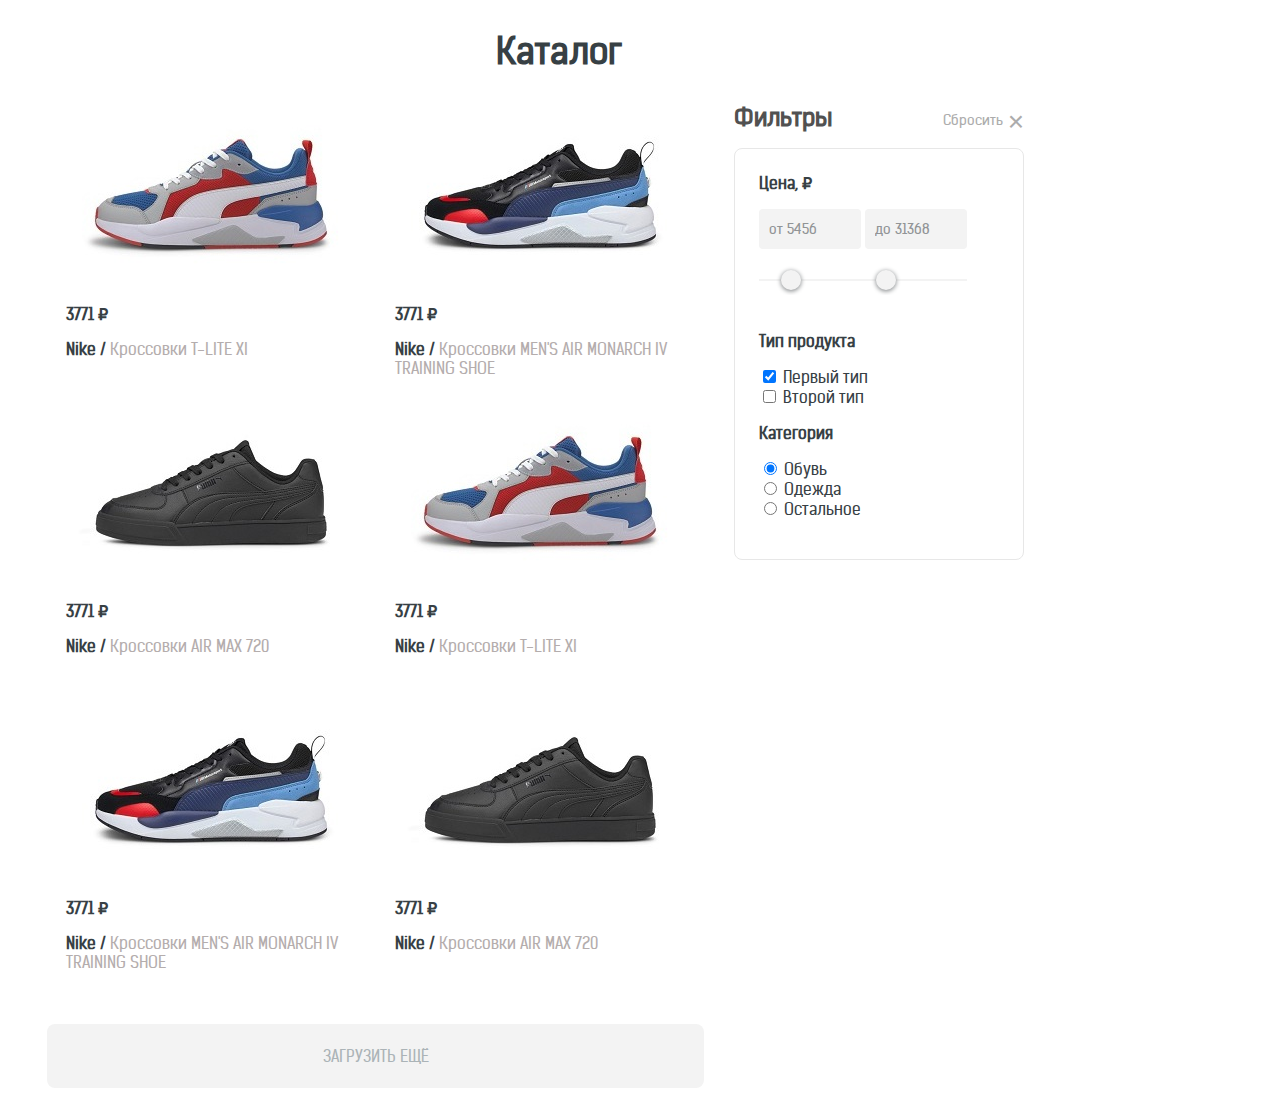
<file: index.html>
<!DOCTYPE html>
<html lang="ru">

<head>
    <meta charset="utf-8">
    <meta name="viewport" content="width=device-width, initial-scale=1">
    <title>Каталог</title>
    <link href="styles.css" rel="stylesheet">
</head>

<body>

    <div id="catalog">
        <div id="catalog_heading">
            <h2>Каталог</h2>
        </div>
        <div id="filters_button">
            <button>Открыть фильтры</button>
        </div>
        <div id="catalog_items">
            <div class="item">
                <img src="images/xray.jpg">
                <p class="price">3771 &#8381;</p>
                <p class="brand">Nike / <span>Кроссовки T-LITE XI</span></p>
            </div>
            <div class="item">
                <img src="images/motorsport.jpg">
                <p class="price">3771 &#8381;</p>
                <p class="brand">Nike / <span>Кроссовки MEN'S AIR MONARCH IV TRAINING SHOE</span></p>
            </div>
            <div class="item">
                <img src="images/caven.jpg">
                <p class="price">3771 &#8381;</p>
                <p class="brand">Nike / <span>Кроссовки AIR MAX 720</span></p>
            </div>
            <div class="item">
                <img src="images/xray.jpg">
                <p class="price">3771 &#8381;</p>
                <p class="brand">Nike / <span>Кроссовки T-LITE XI</span></p>
            </div>
            <div class="item">
                <img src="images/motorsport.jpg">
                <p class="price">3771 &#8381;</p>
                <p class="brand">Nike / <span>Кроссовки MEN'S AIR MONARCH IV TRAINING SHOE</span></p>
            </div>
            <div class="item">
                <img src="images/caven.jpg">
                <p class="price">3771 &#8381;</p>
                <p class="brand">Nike / <span>Кроссовки AIR MAX 720</span></p>
            </div>
            <div class="item">
                <img src="images/xray.jpg">
                <p class="price">3771 &#8381;</p>
                <p class="brand">Nike / <span>Кроссовки T-LITE XI</span></p>
            </div>
            <div class="item">
                <img src="images/motorsport.jpg">
                <p class="price">3771 &#8381;</p>
                <p class="brand">Nike / <span>Кроссовки MEN'S AIR MONARCH IV TRAINING SHOE</span></p>
            </div>
            <div class="item">
                <img src="images/caven.jpg">
                <p class="price">3771 &#8381;</p>
                <p class="brand">Nike / <span>Кроссовки AIR MAX 720</span></p>
            </div>
        </div>
        <div id="catalog_filters">
            <div>
                <h3>Фильтры</h3>
                <button>Сбросить</button>
            </div>
            <form>
                <fieldset>
                    <div>
                        <h4 class="filters_heading">Цена, &#8381;</h4>
                        <p>
                            <input type="text" name="minPrice" value="от " id="min">
                            <input type="text" name="maxPrice" value="до " id="max">
                        </p>
                        <p class="multiRange">
                            <input type="range" min="0" max="50000" value="5456" id="lower">
                            <input type="range" min="0" max="50000" value="31368" id="upper">
                        </p>
                    </div>

                    <div>
                        <h4 class="filters_heading">Тип продукта</h4>
                        <p>
                            <input type="checkbox" name="productType" value="первый" checked>
                            <label>Первый тип</label>
                            <br>
                            <input type="checkbox" name="productType" value="второй">
                            <label>Второй тип</label>
                        </p>
                    </div>

                    <div>
                        <h4 class="filters_heading">Категория</h4>
                        <p>
                            <input type="radio" name="category" value="обувь" checked>
                            <label>Обувь</label>
                            <br>
                            <input type="radio" name="category" value="одежда">
                            <label>Одежда</label>
                            <br>
                            <input type="radio" name="category" value="остальное">
                            <label>Остальное</label>
                        </p>
                    </div>
                </fieldset>
            </form>
        </div>
        <div id="loadMore_button">
            <button>Загрузить ещё</button>
        </div>
    </div>

    <script src="script.js"></script>
</body>

</html>
</file>
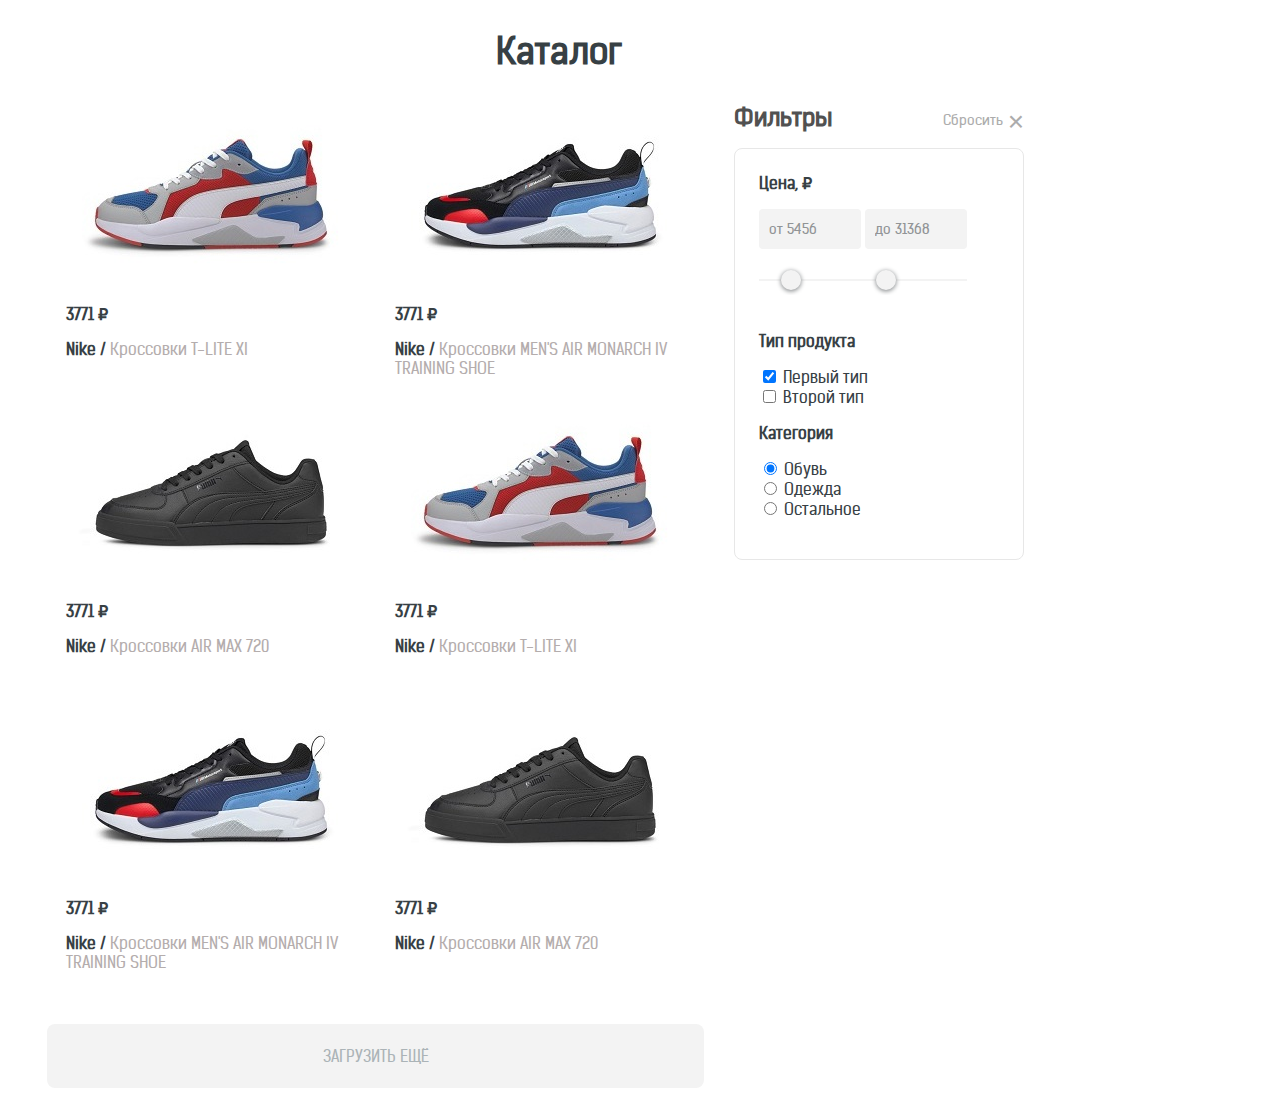
<file: catalog.html>
<!DOCTYPE html>
<html lang="ru">

<head>
    <meta charset="utf-8">
    <meta name="viewport" content="width=device-width, initial-scale=1">
    <title>Каталог</title>
    <link href="styles.css" rel="stylesheet">
</head>

<body>

    <div id="catalog">
        <div id="catalog_heading">
            <h2>Каталог</h2>
        </div>
        <div id="filters_button">
            <button>Открыть фильтры</button>
        </div>
        <div id="catalog_items">
            <div class="item">
                <img src="images/xray.jpg">
                <p class="price">3771 &#8381;</p>
                <p class="brand">Nike / <span>Кроссовки T-LITE XI</span></p>
            </div>
            <div class="item">
                <img src="images/motorsport.jpg">
                <p class="price">3771 &#8381;</p>
                <p class="brand">Nike / <span>Кроссовки MEN'S AIR MONARCH IV TRAINING SHOE</span></p>
            </div>
            <div class="item">
                <img src="images/caven.jpg">
                <p class="price">3771 &#8381;</p>
                <p class="brand">Nike / <span>Кроссовки AIR MAX 720</span></p>
            </div>
            <div class="item">
                <img src="images/xray.jpg">
                <p class="price">3771 &#8381;</p>
                <p class="brand">Nike / <span>Кроссовки T-LITE XI</span></p>
            </div>
            <div class="item">
                <img src="images/motorsport.jpg">
                <p class="price">3771 &#8381;</p>
                <p class="brand">Nike / <span>Кроссовки MEN'S AIR MONARCH IV TRAINING SHOE</span></p>
            </div>
            <div class="item">
                <img src="images/caven.jpg">
                <p class="price">3771 &#8381;</p>
                <p class="brand">Nike / <span>Кроссовки AIR MAX 720</span></p>
            </div>
            <div class="item">
                <img src="images/xray.jpg">
                <p class="price">3771 &#8381;</p>
                <p class="brand">Nike / <span>Кроссовки T-LITE XI</span></p>
            </div>
            <div class="item">
                <img src="images/motorsport.jpg">
                <p class="price">3771 &#8381;</p>
                <p class="brand">Nike / <span>Кроссовки MEN'S AIR MONARCH IV TRAINING SHOE</span></p>
            </div>
            <div class="item">
                <img src="images/caven.jpg">
                <p class="price">3771 &#8381;</p>
                <p class="brand">Nike / <span>Кроссовки AIR MAX 720</span></p>
            </div>
        </div>
        <div id="catalog_filters">
            <div>
                <h3>Фильтры</h3>
                <button>Сбросить</button>
            </div>
            <form>
                <fieldset>
                    <div>
                        <h4 class="filters_heading">Цена, &#8381;</h4>
                        <p>
                            <input type="text" name="minPrice" value="от " id="min">
                            <input type="text" name="maxPrice" value="до " id="max">
                        </p>
                        <p class="multiRange">
                            <input type="range" min="0" max="50000" value="5456" id="lower">
                            <input type="range" min="0" max="50000" value="31368" id="upper">
                        </p>
                    </div>

                    <div>
                        <h4 class="filters_heading">Тип продукта</h4>
                        <p>
                            <input type="checkbox" name="productType" value="первый" checked>
                            <label>Первый тип</label>
                            <br>
                            <input type="checkbox" name="productType" value="второй">
                            <label>Второй тип</label>
                        </p>
                    </div>

                    <div>
                        <h4 class="filters_heading">Категория</h4>
                        <p>
                            <input type="radio" name="category" value="обувь" checked>
                            <label>Обувь</label>
                            <br>
                            <input type="radio" name="category" value="одежда">
                            <label>Одежда</label>
                            <br>
                            <input type="radio" name="category" value="остальное">
                            <label>Остальное</label>
                        </p>
                    </div>
                </fieldset>
            </form>
        </div>
        <div id="loadMore_button">
            <button>Загрузить ещё</button>
        </div>
    </div>

    <script src="script.js"></script>
</body>

</html>
</file>
<file: styles.css>
@font-face {
  font-family: "Kelson Sans";
  src: url(fonts/KelsonSansRegular.woff), url(fonts/KelsonSansRegular.ttf);
}

* {
  box-sizing: border-box;
}

html,
body {
  margin: 0;
  padding: 0;
}

#catalog {
  font-family: "Kelson Sans", sans-serif;
  color: #374044;
}

/* ЗАГАЛОВОК */
#catalog_heading h2 {
  font-size: 36px;
  line-height: 43px;
  text-align: center;
  margin: 0;
}

/* КНОПКА С ФИЛЬТРАМИ */
#filters_button button {
  width: 100%;
  height: 100%;
  border: none;
  background: linear-gradient(126.69deg, #27a8dd 0%, #1a7fb8 100%);
  border-radius: 8px;
  cursor: pointer;
  font-family: inherit;
  font-size: 16px;
  line-height: 19px;
  text-transform: uppercase;
  color: #ffffff;
}

#filters_button button::before {
  content: url(images/filter.png);
  filter: invert(100%);
  vertical-align: middle;
  margin-right: 10px;
}

/* ТОВАРЫ */
#catalog_items {
  display: flex;
  flex-direction: row;
  flex-wrap: wrap;
  font-size: 16px;
  line-height: 19px;
  justify-content: space-around;
}

.item img {
  width: 100%;
  border-radius: 8px;
}

.item p {
  font-weight: bold;
}

.item p.brand {
  height: 30px;
  margin-bottom: 30px;
}

.item p.brand span {
  color: #b4adad;
  font-weight: normal;
}

/* ФИЛЬТРЫ */
#catalog_filters {
  width: 290px;
  height: 435px;
}

#catalog_filters h3 {
  float: left;
  margin: 0;
  margin-bottom: 16px;
  font-size: 24px;
  line-height: 29px;
  color: #515151;
}

#catalog_filters button {
  float: right;
  border: none;
  background: none;
  cursor: pointer;
  font-family: inherit;
  font-size: 14px;
  line-height: 18px;
  color: #acacac;
  padding: 8px 0;
}

#catalog_filters button::after {
  content: "\00d7";
  font-size: 28px;
  line-height: 18px;
  color: #acacac;
  vertical-align: middle;
  margin-left: 5px;
}

#catalog_filters form {
  clear: both;
}

#catalog_filters fieldset {
  margin: 0;
  padding: 24px;
  border: 1px solid #e7e7e7;
  box-sizing: border-box;
  border-radius: 8px;
}

#catalog_filters fieldset h4 {
  margin: 0;
  font-size: 16px;
  line-height: 20px;
}

input[type="text"] {
  width: 102px;
  height: 40px;
  background-color: #f3f3f3;
  border-radius: 4px;
  border: none;
  padding-left: 10px;
  font-family: inherit;
  font-size: 14px;
  line-height: 18px;
  color: #919496;
}

input[type="range"] {
  appearance: none;
  width: 208px;
  margin: 0;
  padding: 0 2px;
  overflow: hidden;
  border: 0;
  border-radius: 1px;
  outline: none;
  background: linear-gradient(#f3f3f3, #f3f3f3) no-repeat center;
  background-size: 100% 2px;
  pointer-events: none;
}

input[type="range"]:active,
input[type="range"]:focus {
  outline: none;
}

input[type="range"]::-webkit-slider-thumb {
  width: 20px;
  height: 20px;
  border-radius: 20px;
  background-color: #f3f3f3;
  position: relative;
  margin: 5px 0;
  cursor: pointer;
  appearance: none;
  pointer-events: all;
  box-shadow: 0 1px 4px 0.5px #919496;
}

input[type="range"]::-webkit-slider-thumb::before {
  content: "555";
  display: block;
  position: absolute;
  top: 13px;
  left: 100%;
  width: 2000px;
  height: 2px;
}

.multiRange {
  position: relative;
  height: 50px;
}

input[type="range"] {
  position: absolute;
}

input[type="range"]:nth-child(1)::-webkit-slider-thumb::before {
  background-color: #27a8dd;
}

input[type="range"]:nth-child(2) {
  background: none;
}

input[type="range"]:nth-child(2)::-webkit-slider-thumb::before {
  background-color: #f3f3f3;
}

/* КНОПКА ЗАГРУЗИТЬ ЕЩЁ */
#loadMore_button button {
  width: 100%;
  height: 100%;
  border: none;
  background: #f3f3f3;
  border-radius: 8px;
  cursor: pointer;
  font-family: inherit;
  font-size: 16px;
  line-height: 20px;
  text-transform: uppercase;
  color: #abb3b7;
}

/* MEDIA */
@media screen and (min-width: 320px) and (max-width: 767px) {
  #catalog {
    min-height: 100vh;
    width: 320px;
    margin: 0 auto;
    display: grid;
    grid-template-areas:
      "heading"
      "filters"
      "items"
      "more";
    grid-template-rows: 43px 56px 1fr 64px;
    grid-template-columns: 1fr;
    grid-gap: 30px;
    padding: 30px 0;
  }

  #catalog_filters {
    display: none;
  }

  #catalog_heading {
    grid-area: heading;
  }

  #filters_button {
    grid-area: filters;
  }

  #catalog_items {
    grid-area: items;
  }

  #loadMore_button {
    grid-area: more;
  }

  .item {
    flex: 0 0 290px;
  }

  .item:nth-child(n + 7) {
    display: none;
  }
}

@media screen and (min-width: 768px) and (max-width: 1023px) {
  #catalog {
    min-height: 100vh;
    width: 768px;
    margin: 0 auto;
    display: grid;
    grid-template-areas:
      "heading"
      "filters"
      "items"
      "more";
    grid-template-rows: 43px 64px 1fr 64px;
    grid-template-columns: 1fr;
    grid-gap: 30px;
    padding: 30px 0;
  }

  #catalog_filters {
    display: none;
  }

  #catalog_heading {
    grid-area: heading;
  }

  #filters_button {
    grid-area: filters;
  }

  #catalog_items {
    grid-area: items;
  }

  #loadMore_button {
    grid-area: more;
  }

  .item {
    flex: 0 0 290px;
  }

  .item:nth-child(n + 7) {
    display: none;
  }
}

@media screen and (min-width: 1024px) and (max-width: 1439px) {
  #catalog {
    min-height: 100vh;
    width: 1024px;
    margin: 0 auto;
    margin-left: 47px;
    display: grid;
    grid-template-areas:
      "heading heading"
      "items filters"
      "more .";
    grid-template-rows: 43px 1fr 64px;
    grid-template-columns: 1fr;
    grid-gap: 30px;
    padding: 30px 0;
  }

  #filters_button {
    display: none;
  }

  #catalog_heading {
    grid-area: heading;
  }

  #catalog_items {
    grid-area: items;
  }

  #catalog_filters {
    grid-area: filters;
    margin-right: 47px;
  }

  #loadMore_button {
    grid-area: more;
  }

  .item {
    flex: 0 0 290px;
  }

  .item:nth-child(n + 7) {
    display: none;
  }
}

@media screen and (min-width: 1440px) {
  #catalog {
    min-height: 100vh;
    width: 1440px;
    margin: 0 auto;
    margin-left: 135px;
    display: grid;
    grid-template-areas:
      "heading heading"
      "items filters"
      "more .";
    grid-template-rows: 43px 1fr 64px;
    grid-template-columns: 1fr;
    grid-gap: 30px;
    padding: 30px 0;
  }

  #filters_button {
    display: none;
  }

  #catalog_heading {
    grid-area: heading;
  }

  #catalog_items {
    grid-area: items;
  }

  #catalog_filters {
    grid-area: filters;
    margin-right: 135px;
  }

  #loadMore_button {
    grid-area: more;
  }

  .item {
    flex: 0 0 270px;
  }
}
</file>
